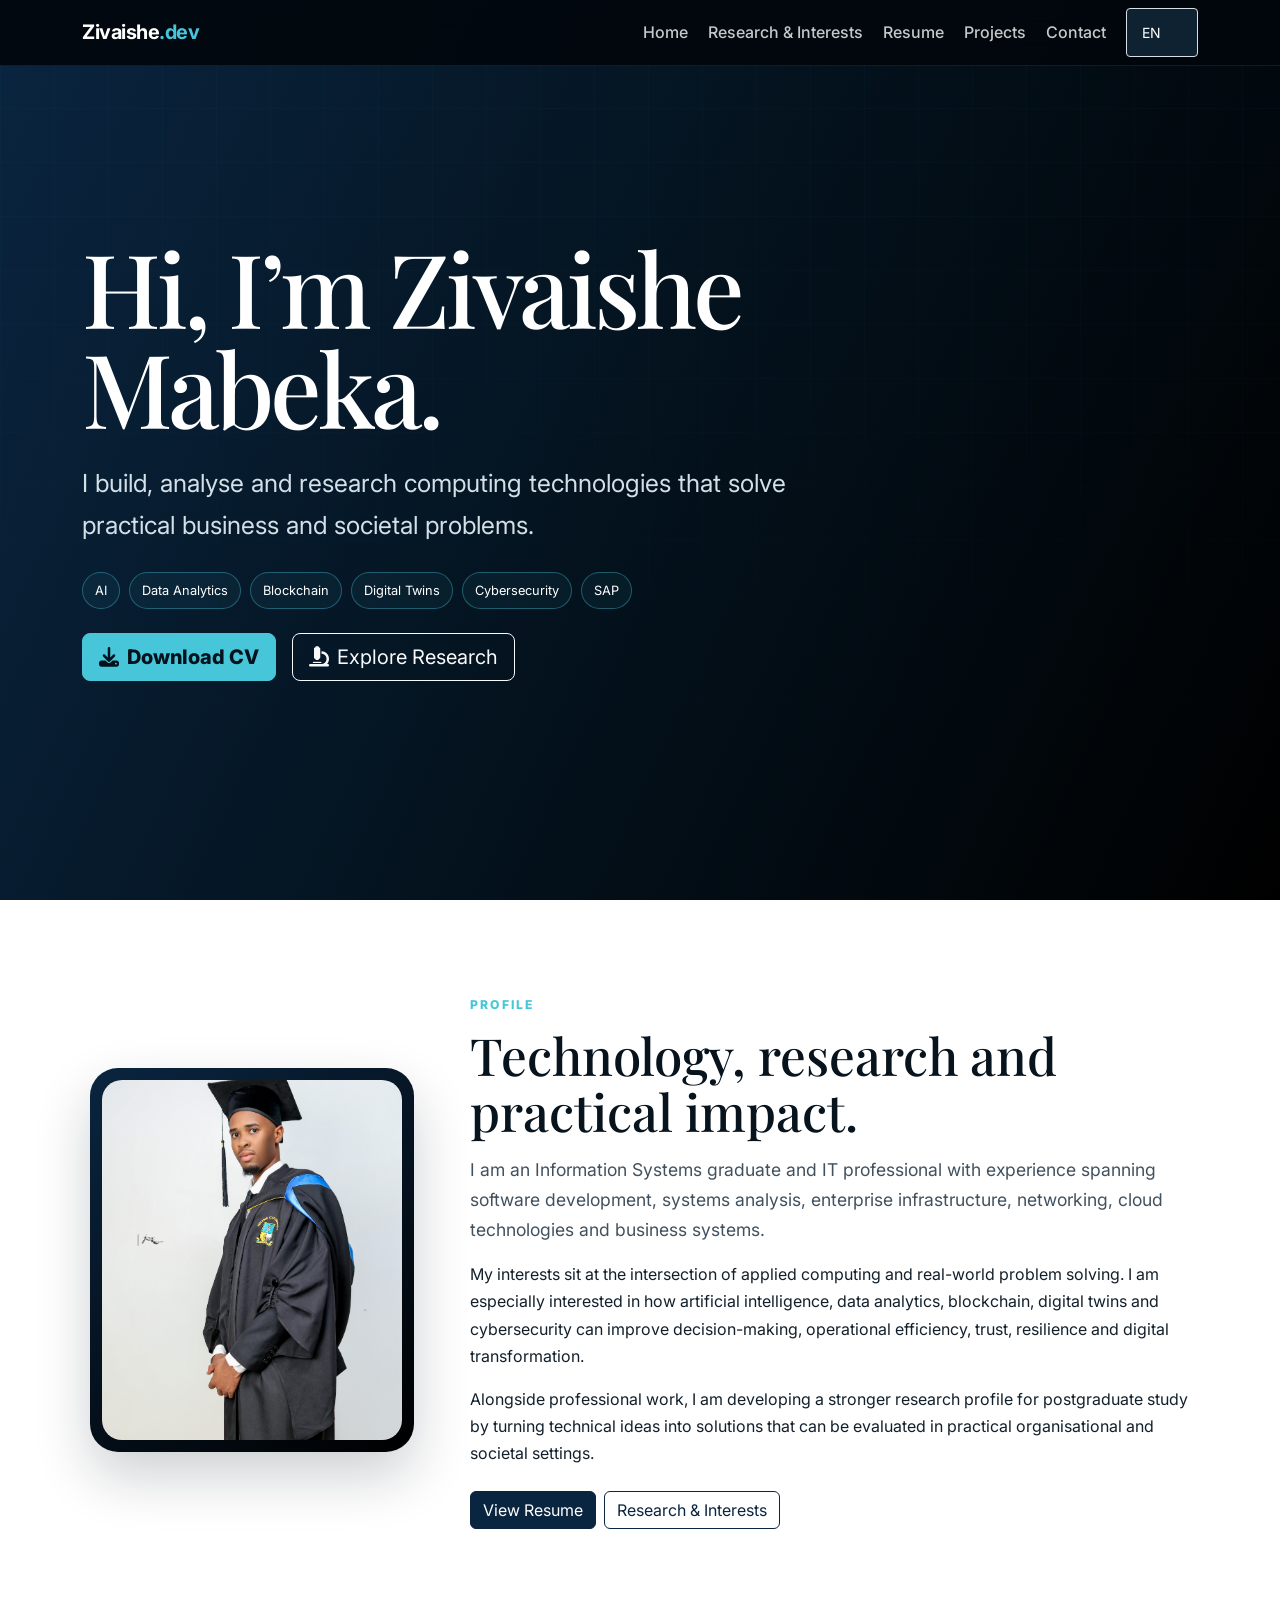
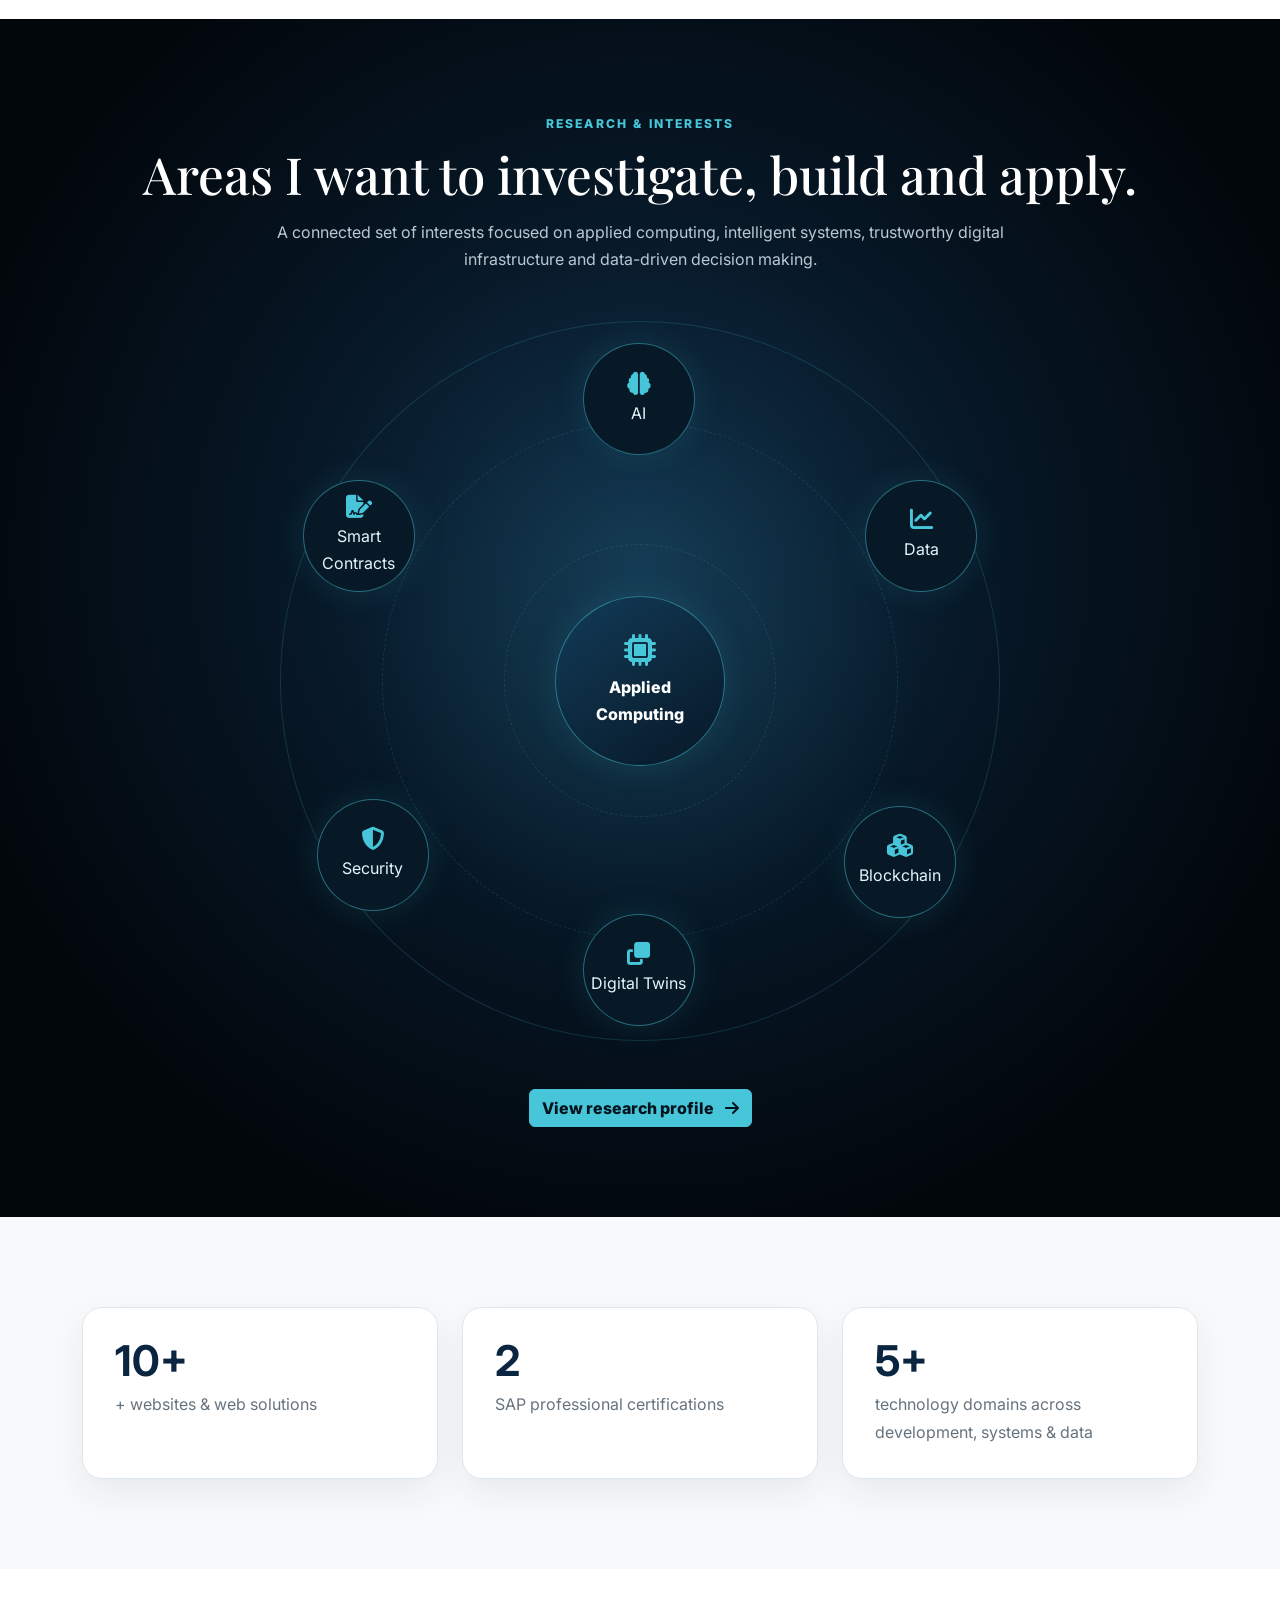
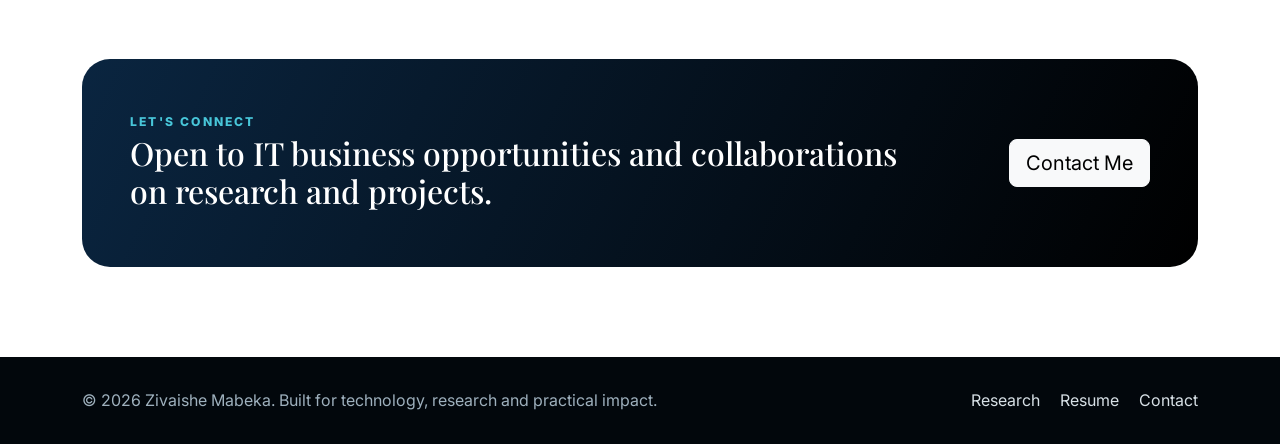
<file: index.html>
<!DOCTYPE html><html lang="en"><head>
  <meta charset="UTF-8"><meta name="viewport" content="width=device-width, initial-scale=1.0">
  <meta name="description" content="Zivaishe Mabeka — IT professional, developer and researcher focused on practical technology solutions.">
  <title>Zivaishe Mabeka | IT & Research Portfolio</title>
  <link rel="preconnect" href="https://fonts.googleapis.com"><link rel="preconnect" href="https://fonts.gstatic.com" crossorigin>
  <link href="https://fonts.googleapis.com/css2?family=Inter:wght@400;500;600;700;800&family=Playfair+Display:wght@700&display=swap" rel="stylesheet">
  <link rel="stylesheet" href="https://cdnjs.cloudflare.com/ajax/libs/font-awesome/6.5.0/css/all.min.css">
  <link href="https://cdn.jsdelivr.net/npm/bootstrap@5.3.2/dist/css/bootstrap.min.css" rel="stylesheet">
  <link rel="stylesheet" href="css/style.css">
</head><body><nav class="navbar navbar-expand-lg navbar-dark fixed-top site-nav">
  <div class="container">
    <a class="navbar-brand fw-bold" href="index.html">Zivaishe<span>.dev</span></a>
    <button class="navbar-toggler" type="button" data-bs-toggle="collapse" data-bs-target="#mainNavbar" aria-controls="mainNavbar" aria-expanded="false" aria-label="Toggle navigation"><span class="navbar-toggler-icon"></span></button>
    <div class="collapse navbar-collapse" id="mainNavbar">
      <ul class="navbar-nav ms-auto align-items-lg-center gap-lg-1">
        <li class="nav-item"><a class="nav-link" data-i18n="nav_home" href="index.html">Home</a></li>
        <li class="nav-item"><a class="nav-link" data-i18n="nav_research" href="research.html">Research & Interests</a></li>
        <li class="nav-item"><a class="nav-link" data-i18n="nav_resume" href="resume.html">Resume</a></li>
        <li class="nav-item"><a class="nav-link" data-i18n="nav_projects" href="projects.html">Projects</a></li>
        <li class="nav-item"><a class="nav-link" data-i18n="nav_contact" href="contact.html">Contact</a></li>
        <li class="nav-item ms-lg-2"><select id="languageSwitcher" class="form-select form-select-sm language-switcher" aria-label="Language"><option value="en">EN</option><option value="de">DE</option><option value="fr">FR</option></select></li>
      </ul>
    </div>
  </div>
</nav>
<header class="hero-section" id="home"><div class="hero-grid"></div><div class="container position-relative"><div class="row align-items-center min-vh-100 py-5"><div class="col-lg-8"><h1 class="hero-title"><span data-i18n="hero_intro">Hi, I’m</span> <span>Zivaishe Mabeka.</span></h1><p class="hero-lead" data-i18n="hero_lead">I build, analyse and research computing technologies that solve practical business and societal problems.</p><div class="hero-tags"><span>AI</span><span>Data Analytics</span><span>Blockchain</span><span>Digital Twins</span><span>Cybersecurity</span><span>SAP</span></div><div class="mt-4 d-flex flex-wrap gap-3"><a class="btn btn-accent btn-lg cv-download-link" href="assets/cv/Zivaishe_Mabeka_CV.pdf" download><i class="fa-solid fa-download me-2"></i><span data-i18n="download_cv">Download CV</span></a><a class="btn btn-outline-light btn-lg" href="research.html"><i class="fa-solid fa-microscope me-2"></i><span data-i18n="explore_research">Explore Research</span></a></div></div></div></div></header>
<main>
<section class="section-pad" id="about"><div class="container"><div class="row g-5 align-items-center"><div class="col-lg-4 text-center"><div class="portrait-frame"><img src="images/profile.JPG" alt="Portrait of Zivaishe Mabeka" class="img-fluid"></div></div><div class="col-lg-8 reveal"><span class="section-kicker" data-i18n="about_kicker">PROFILE</span><h2 class="section-title" data-i18n="about_title">Technology, research and practical impact.</h2><p class="lead-soft" data-i18n="about_text1">I am an Information Systems graduate and IT professional with experience spanning software development, systems analysis, enterprise infrastructure, networking, cloud technologies and business systems.</p><p data-i18n="about_text2">My interests sit at the intersection of applied computing and real-world problem solving. I am especially interested in how artificial intelligence, data analytics, blockchain, digital twins and cybersecurity can improve decision-making, operational efficiency, trust, resilience and digital transformation.</p><p data-i18n="about_text3">Alongside professional work, I am developing a stronger research profile for postgraduate study by turning technical ideas into solutions that can be evaluated in practical organisational and societal settings.</p><div class="d-flex flex-wrap gap-2 mt-4"><a href="resume.html" class="btn btn-navy">View Resume</a><a href="research.html" class="btn btn-outline-navy">Research & Interests</a></div></div></div></div></section>
<section class="section-pad research-preview"><div class="container"><div class="text-center mb-5 reveal"><span class="section-kicker" data-i18n="research_kicker">RESEARCH & INTERESTS</span><h2 class="section-title" data-i18n="research_title">Areas I want to investigate, build and apply.</h2><p class="section-copy mx-auto" data-i18n="research_intro">A connected set of interests focused on applied computing, intelligent systems, trustworthy digital infrastructure and data-driven decision making.</p></div><div class="interest-orbit reveal" aria-label="Research interest network"><div class="orbit-core"><i class="fa-solid fa-microchip"></i><span>Applied<br>Computing</span></div><a href="research.html#ai" class="orbit-node node-1"><i class="fa-solid fa-brain"></i><span>AI</span></a><a href="research.html#data" class="orbit-node node-2"><i class="fa-solid fa-chart-line"></i><span>Data</span></a><a href="research.html#blockchain" class="orbit-node node-3"><i class="fa-solid fa-cubes"></i><span>Blockchain</span></a><a href="research.html#twins" class="orbit-node node-4"><i class="fa-solid fa-clone"></i><span>Digital Twins</span></a><a href="research.html#security" class="orbit-node node-5"><i class="fa-solid fa-shield-halved"></i><span>Security</span></a><a href="research.html#smart-contracts" class="orbit-node node-6"><i class="fa-solid fa-file-signature"></i><span>Smart Contracts</span></a></div><div class="text-center mt-5"><a href="research.html" class="btn btn-accent">View research profile <i class="fa-solid fa-arrow-right ms-2"></i></a></div></div></section>
<section class="section-pad bg-light"><div class="container"><div class="row g-4"><div class="col-md-4"><div class="metric-card reveal"><strong class="counter" data-target="10">0</strong><span>+ websites & web solutions</span></div></div><div class="col-md-4"><div class="metric-card reveal"><strong>2</strong><span>SAP professional certifications</span></div></div><div class="col-md-4"><div class="metric-card reveal"><strong>5+</strong><span>technology domains across development, systems & data</span></div></div></div></div></section>
<section class="section-pad"><div class="container"><div class="cta-panel reveal"><div><span class="section-kicker">LET'S CONNECT</span><h2>Open to IT business opportunities and collaborations on research and projects.</h2></div><a href="contact.html" class="btn btn-light btn-lg">Contact Me</a></div></div></section>
</main><footer class="site-footer"><div class="container d-md-flex justify-content-between align-items-center"><p class="mb-2 mb-md-0">© 2026 Zivaishe Mabeka. Built for technology, research and practical impact.</p><div class="footer-links"><a href="research.html">Research</a><a href="resume.html">Resume</a><a href="contact.html">Contact</a></div></div></footer>
<script src="https://cdn.jsdelivr.net/npm/bootstrap@5.3.2/dist/js/bootstrap.bundle.min.js"></script>
<script src="https://code.jquery.com/jquery-3.7.1.min.js"></script>
<script src="js/translations.js"></script><script src="js/main.js"></script></body></html>
</file>
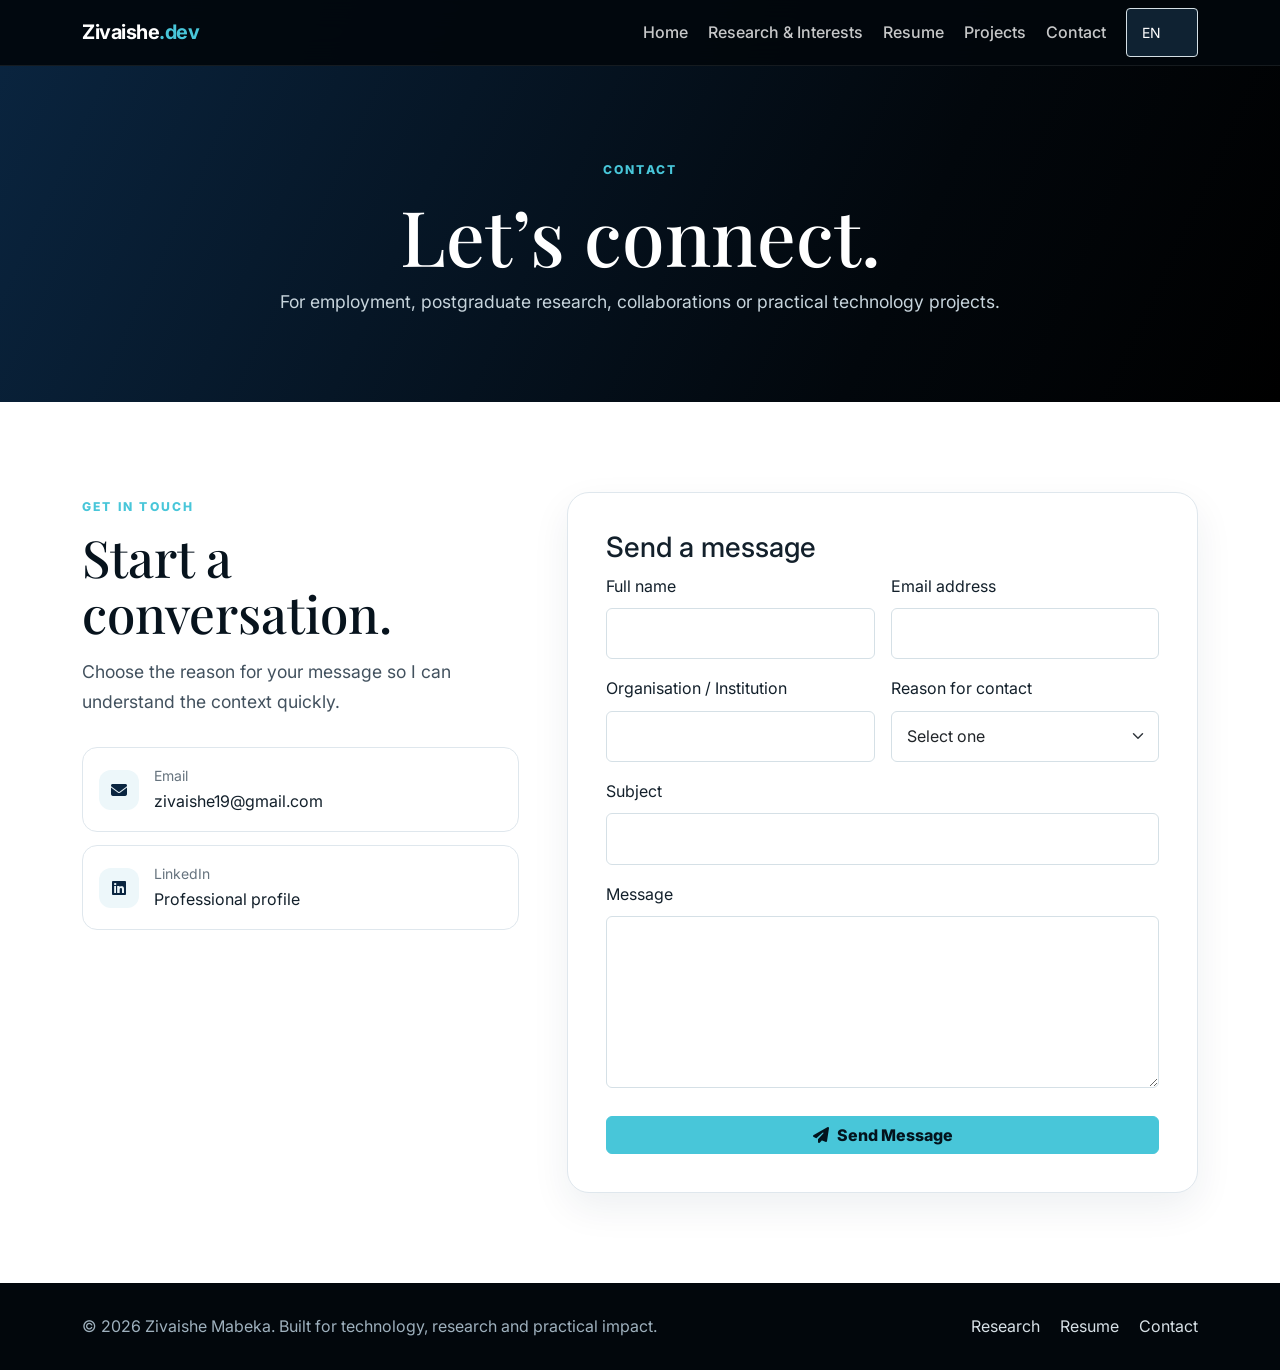
<file: contact.html>
<!DOCTYPE html><html lang="en"><head>
  <meta charset="UTF-8"><meta name="viewport" content="width=device-width, initial-scale=1.0">
  <meta name="description" content="Zivaishe Mabeka — Information Systems professional, applied computing researcher and developer.">
  <title>Zivaishe Mabeka | Contact</title>
  <link rel="preconnect" href="https://fonts.googleapis.com"><link rel="preconnect" href="https://fonts.gstatic.com" crossorigin>
  <link href="https://fonts.googleapis.com/css2?family=Inter:wght@400;500;600;700;800&family=Playfair+Display:wght@700&display=swap" rel="stylesheet">
  <link rel="stylesheet" href="https://cdnjs.cloudflare.com/ajax/libs/font-awesome/6.5.0/css/all.min.css">
  <link href="https://cdn.jsdelivr.net/npm/bootstrap@5.3.2/dist/css/bootstrap.min.css" rel="stylesheet">
  <link rel="stylesheet" href="css/style.css">
</head><body><nav class="navbar navbar-expand-lg navbar-dark fixed-top site-nav">
  <div class="container">
    <a class="navbar-brand fw-bold" href="index.html">Zivaishe<span>.dev</span></a>
    <button class="navbar-toggler" type="button" data-bs-toggle="collapse" data-bs-target="#mainNavbar" aria-controls="mainNavbar" aria-expanded="false" aria-label="Toggle navigation"><span class="navbar-toggler-icon"></span></button>
    <div class="collapse navbar-collapse" id="mainNavbar">
      <ul class="navbar-nav ms-auto align-items-lg-center gap-lg-1">
        <li class="nav-item"><a class="nav-link" data-i18n="nav_home" href="index.html">Home</a></li>
        <li class="nav-item"><a class="nav-link" data-i18n="nav_research" href="research.html">Research & Interests</a></li>
        <li class="nav-item"><a class="nav-link" data-i18n="nav_resume" href="resume.html">Resume</a></li>
        <li class="nav-item"><a class="nav-link" data-i18n="nav_projects" href="projects.html">Projects</a></li>
        <li class="nav-item"><a class="nav-link" data-i18n="nav_contact" href="contact.html">Contact</a></li>
        <li class="nav-item ms-lg-2"><select id="languageSwitcher" class="form-select form-select-sm language-switcher" aria-label="Language"><option value="en">EN</option><option value="de">DE</option><option value="fr">FR</option></select></li>
      </ul>
    </div>
  </div>
</nav><header class="page-header"><div class="container"><span class="eyebrow">CONTACT</span><h1>Let’s connect.</h1><p>For employment, postgraduate research, collaborations or practical technology projects.</p></div></header><main class="section-pad"><div class="container"><div class="row g-5"><div class="col-lg-5"><span class="section-kicker">GET IN TOUCH</span><h2 class="section-title">Start a conversation.</h2><p class="lead-soft">Choose the reason for your message so I can understand the context quickly.</p><div class="contact-stack"><a href="mailto:zivaishe19@gmail.com"><i class="fa-solid fa-envelope"></i><span><small>Email</small>zivaishe19@gmail.com</span></a><a href="https://www.linkedin.com/in/zivaishe-s-mabeka-349288260" target="_blank" rel="noopener"><i class="fa-brands fa-linkedin"></i><span><small>LinkedIn</small>Professional profile</span></a></div></div><div class="col-lg-7"><div class="form-panel"><h3>Send a message</h3><form id="contactForm" action="https://formspree.io/f/xqeddjad" method="POST"><div class="row g-3"><div class="col-md-6"><label class="form-label">Full name</label><input class="form-control" name="name" required></div><div class="col-md-6"><label class="form-label">Email address</label><input class="form-control" type="email" name="email" required></div><div class="col-md-6"><label class="form-label">Organisation / Institution</label><input class="form-control" name="organisation"></div><div class="col-md-6"><label class="form-label">Reason for contact</label><select class="form-select" name="reason" required><option value="">Select one</option><option>Employment Opportunity</option><option>Research / Academic</option><option>Project / Freelance</option><option>Networking</option><option>Other</option></select></div><div class="col-12"><label class="form-label">Subject</label><input class="form-control" name="subject" required></div><div class="col-12"><label class="form-label">Message</label><textarea class="form-control" name="message" rows="6" required></textarea></div><div class="col-12"><div id="formStatus" class="form-status" aria-live="polite"></div><button class="btn btn-accent w-100" type="submit"><i class="fa-solid fa-paper-plane me-2"></i>Send Message</button></div></div></form></div></div></div></div></main><footer class="site-footer"><div class="container d-md-flex justify-content-between align-items-center"><p class="mb-2 mb-md-0">© 2026 Zivaishe Mabeka. Built for technology, research and practical impact.</p><div class="footer-links"><a href="research.html">Research</a><a href="resume.html">Resume</a><a href="contact.html">Contact</a></div></div></footer>
<script src="https://cdn.jsdelivr.net/npm/bootstrap@5.3.2/dist/js/bootstrap.bundle.min.js"></script>
<script src="https://code.jquery.com/jquery-3.7.1.min.js"></script>
<script src="js/translations.js"></script><script src="js/main.js"></script></body></html>
</file>
<file: css/style.css>
:root{--navy:#0a2540;--navy2:#071827;--black:#02070c;--ink:#13202b;--muted:#66737e;--accent:#48c6d9;--line:#dfe7ed;--soft:#f5f8fa;--white:#fff}*{box-sizing:border-box}html{scroll-behavior:smooth}body{font-family:Inter,sans-serif;color:var(--ink);background:#fff;line-height:1.7}.site-nav{background:rgba(2,7,12,.93);backdrop-filter:blur(14px);border-bottom:1px solid rgba(255,255,255,.08)}.navbar-brand{color:#fff!important;letter-spacing:-.5px}.navbar-brand span{color:var(--accent)}.nav-link{color:rgba(255,255,255,.78)!important;font-weight:500}.nav-link:hover,.nav-link.active{color:#fff!important}.language-switcher{width:72px;background:#0f2232;color:#fff;border-color:#33495a}.hero-section{position:relative;overflow:hidden;background:linear-gradient(115deg,#0a2540 0%,#04131f 48%,#000 100%);color:#fff}.hero-grid{position:absolute;inset:0;opacity:.16;background-image:linear-gradient(rgba(72,198,217,.18) 1px,transparent 1px),linear-gradient(90deg,rgba(72,198,217,.18) 1px,transparent 1px);background-size:54px 54px;mask-image:linear-gradient(to bottom,black,transparent)}.eyebrow,.section-kicker{font-size:.76rem;letter-spacing:.18em;font-weight:800;color:var(--accent)}.hero-title{font-family:"Playfair Display",serif;font-size:clamp(3rem,8vw,6.4rem);line-height:.98;letter-spacing:-.04em;margin:18px 0 25px}.hero-title span:last-child{color:#fff}.hero-lead{font-size:clamp(1.15rem,2.4vw,1.55rem);max-width:790px;color:#d4e0e8}.hero-tags{display:flex;gap:9px;flex-wrap:wrap;margin-top:25px}.hero-tags span,.topic-tags span,.skill-cloud span{border:1px solid rgba(72,198,217,.38);padding:7px 12px;border-radius:999px;font-size:.8rem;background:rgba(72,198,217,.06)}.btn-accent{background:var(--accent);border-color:var(--accent);color:#03131d;font-weight:800}.btn-accent:hover{background:#8de0eb;border-color:#8de0eb;color:#03131d}.btn-navy{background:var(--navy);border-color:var(--navy);color:#fff}.btn-navy:hover{background:#061827;color:#fff}.btn-outline-navy{border:1px solid var(--navy);color:var(--navy)}.btn-outline-navy:hover{background:var(--navy);color:#fff}.section-pad{padding:90px 0}.section-title{font-family:"Playfair Display",serif;font-size:clamp(2.15rem,4vw,3.4rem);line-height:1.1;color:#07131d;margin:.6rem 0 1rem}.section-copy{max-width:760px;color:var(--muted)}.lead-soft{font-size:1.1rem;color:#42515e}.portrait-frame{display:inline-block;padding:12px;background:linear-gradient(145deg,var(--navy),#000);border-radius:28px;box-shadow:0 24px 55px rgba(2,20,32,.2)}.portrait-frame img{width:300px;height:360px;object-fit:cover;border-radius:20px}.research-preview{background:radial-gradient(circle at 50% 45%,#12354e 0,#071827 37%,#02070c 76%);color:#fff;overflow:hidden}.research-preview .section-title{color:#fff}.research-preview .section-copy{color:#b9c9d4}.interest-orbit{position:relative;width:min(720px,92vw);aspect-ratio:1/1;margin:0 auto;border:1px solid rgba(72,198,217,.18);border-radius:50%;background:radial-gradient(circle,rgba(72,198,217,.08),transparent 58%)}.interest-orbit:before,.interest-orbit:after{content:"";position:absolute;border:1px dashed rgba(72,198,217,.16);border-radius:50%;inset:14%}.interest-orbit:after{inset:31%}.orbit-core,.orbit-node{position:absolute;display:flex;flex-direction:column;align-items:center;justify-content:center;text-decoration:none;text-align:center;border-radius:50%;box-shadow:0 0 35px rgba(72,198,217,.12)}.orbit-core{width:170px;height:170px;left:50%;top:50%;transform:translate(-50%,-50%);background:linear-gradient(145deg,#123b57,#071827);border:1px solid rgba(72,198,217,.5);color:#fff;font-weight:800;z-index:2}.orbit-core i{font-size:2rem;color:var(--accent);margin-bottom:8px}.orbit-node{width:112px;height:112px;background:#071827;border:1px solid rgba(72,198,217,.48);color:#dff7fa;animation:float 4s ease-in-out infinite}.orbit-node i{font-size:1.45rem;color:var(--accent);margin-bottom:5px}.orbit-node:hover{background:#0d3047;color:#fff;transform:scale(1.06)}.node-1{top:3%;left:42%}.node-2{top:22%;right:3%;animation-delay:.6s}.node-3{bottom:17%;right:6%;animation-delay:1.2s}.node-4{bottom:2%;left:42%;animation-delay:1.8s}.node-5{bottom:18%;left:5%;animation-delay:2.4s}.node-6{top:22%;left:3%;animation-delay:3s}@keyframes float{0%,100%{translate:0 0}50%{translate:0 -9px}}.metric-card{padding:32px;border:1px solid var(--line);border-radius:20px;background:#fff;height:100%;box-shadow:0 14px 35px rgba(10,37,64,.07)}.metric-card strong{display:block;font-size:2.65rem;color:var(--navy);line-height:1}.metric-card span{display:block;margin-top:9px;color:var(--muted)}.cta-panel{display:flex;justify-content:space-between;gap:30px;align-items:center;background:linear-gradient(115deg,var(--navy),#000);padding:48px;border-radius:28px;color:#fff}.cta-panel h2{font-family:"Playfair Display",serif;max-width:800px}.page-header{padding:155px 0 85px;text-align:center;background:linear-gradient(115deg,#0a2540,#02070c 70%,#000);color:#fff}.page-header h1{font-family:"Playfair Display",serif;font-size:clamp(3rem,6vw,5rem);margin:.4rem 0}.page-header p{max-width:800px;margin:auto;color:#c7d4dc;font-size:1.1rem}.interest-card,.project-card,.paper-card,.form-panel,.admin-card{border:1px solid var(--line);border-radius:22px;background:#fff;padding:30px;box-shadow:0 15px 38px rgba(10,37,64,.07)}.interest-card,.project-card{transition:.3s ease}.interest-card:hover,.project-card:hover{transform:translateY(-7px);box-shadow:0 22px 50px rgba(10,37,64,.13)}.interest-icon,.project-icon{width:54px;height:54px;display:grid;place-items:center;border-radius:15px;background:var(--navy);color:var(--accent);font-size:1.35rem;margin-bottom:22px}.interest-card h3,.project-card h3,.paper-card h3{font-weight:800;color:#07131d}.topic-tags{display:flex;flex-wrap:wrap;gap:7px}.topic-tags span{background:#eef5f8;color:#274354;border-color:#d4e5eb}.paper-card{padding:36px}.featured-paper{border-left:5px solid var(--accent)}.paper-meta,.project-type{font-size:.72rem;letter-spacing:.13em;font-weight:800;color:#527083;margin-bottom:9px}.resume-sheet{max-width:1060px}.resume-section{margin-bottom:54px}.resume-section>h2{font-family:"Playfair Display",serif;border-bottom:1px solid var(--line);padding-bottom:12px;margin-bottom:28px}.resume-section>h2 i{font-size:1.2rem;color:var(--navy);margin-right:8px}.timeline-item{position:relative;padding-left:32px;margin-bottom:36px;border-left:2px solid #d8e4ea}.timeline-item:before{content:"";width:12px;height:12px;border-radius:50%;background:var(--accent);position:absolute;left:-7px;top:7px;box-shadow:0 0 0 5px #edf8fa}.timeline-date{font-size:.78rem;color:#65808f;font-weight:800;letter-spacing:.06em}.timeline-item h3{font-size:1.17rem;font-weight:800;margin:3px 0}.timeline-item h4{font-size:.95rem;color:#57707e;font-weight:600}.resume-line{display:flex;justify-content:space-between;gap:25px;padding:16px 0;border-bottom:1px solid #edf1f3}.cert-grid{display:grid;grid-template-columns:1fr 1fr;gap:12px}.cert-grid>div{padding:17px;border-radius:12px;background:#f4f8fa}.skill-cloud{display:flex;flex-wrap:wrap;gap:8px}.skill-cloud span{background:#f2f7f9;color:#173349;border-color:#d6e3e9}.contact-stack{display:grid;gap:13px;margin-top:30px}.contact-stack a{display:flex;align-items:center;gap:15px;text-decoration:none;color:var(--ink);padding:16px;border:1px solid var(--line);border-radius:15px}.contact-stack i{width:40px;height:40px;display:grid;place-items:center;background:#edf7fa;color:var(--navy);border-radius:12px}.contact-stack small{display:block;color:var(--muted)}.form-panel{padding:38px}.form-control,.form-select{padding:.8rem .95rem;border-color:#d5e0e6}.form-control:focus,.form-select:focus{border-color:#4aa9ba;box-shadow:0 0 0 .25rem rgba(72,198,217,.15)}.form-status{margin-top:12px;font-size:.9rem}.site-footer{background:#02070c;color:#9eb0bd;padding:30px 0}.footer-links{display:flex;gap:20px}.footer-links a{color:#d7e0e6;text-decoration:none}.reveal{opacity:0;transform:translateY(24px);transition:opacity .7s ease,transform .7s ease}.reveal.visible{opacity:1;transform:none}.admin-body{background:#eef3f6}.admin-shell{min-height:100vh;display:grid;grid-template-columns:260px 1fr}.admin-side{position:sticky;top:0;height:100vh;background:linear-gradient(180deg,var(--navy),#02070c);padding:30px 20px;color:#fff;display:flex;flex-direction:column}.admin-side p{color:#91a9b8;font-size:.85rem}.admin-side nav{display:grid;gap:8px;margin-top:25px}.admin-nav{border:0;background:transparent;color:#afc2ce;text-align:left;padding:12px 14px;border-radius:10px}.admin-nav i{width:24px}.admin-nav:hover,.admin-nav.active{background:rgba(72,198,217,.13);color:#fff}.admin-main{padding:40px;max-width:1280px;width:100%}.admin-login{max-width:480px;margin:9vh auto;background:#fff;padding:42px;border-radius:24px;box-shadow:0 22px 60px rgba(10,37,64,.12)}.admin-top{display:flex;align-items:center;justify-content:space-between;margin-bottom:35px}.admin-panel{display:none}.admin-panel.active{display:block}.admin-stat{background:#fff;border:1px solid var(--line);padding:28px;border-radius:18px;height:100%}.admin-stat i{font-size:1.5rem;color:var(--navy);display:block;margin-bottom:15px}.admin-stat strong{display:block;font-size:1.15rem}.admin-stat span{color:var(--muted)}.admin-list-item{display:flex;justify-content:space-between;gap:20px;padding:13px 0;border-bottom:1px solid var(--line)}@media(max-width:991px){.section-pad{padding:70px 0}.interest-orbit{transform:scale(.92)}.admin-shell{grid-template-columns:1fr}.admin-side{height:auto;position:relative}.admin-side nav{grid-template-columns:repeat(4,1fr)}.admin-main{padding:25px}}@media(max-width:767px){.hero-title{font-size:3.3rem}.portrait-frame img{width:260px;height:310px}.interest-orbit{aspect-ratio:auto;width:100%;display:grid;grid-template-columns:1fr 1fr;gap:14px;border:0;background:none}.interest-orbit:before,.interest-orbit:after{display:none}.orbit-core,.orbit-node{position:static!important;transform:none!important;width:auto;height:120px;border-radius:18px;animation:none}.orbit-core{grid-column:1/-1}.cta-panel{display:block;padding:34px}.cta-panel .btn{margin-top:20px}.resume-line{display:block}.resume-line span{display:block;margin-top:4px;color:var(--muted)}.cert-grid{grid-template-columns:1fr}.admin-side nav{grid-template-columns:1fr 1fr}.admin-top{display:block}.admin-top .btn{margin-top:12px}}@media print{.site-nav,.site-footer,.page-header .btn,.cta-panel{display:none!important}.page-header{background:#fff!important;color:#000!important;padding:20px 0}.page-header p{color:#333}.section-pad{padding:20px 0}.resume-section{break-inside:avoid}.resume-sheet{max-width:none}.metric-card{box-shadow:none}}@media(prefers-reduced-motion:reduce){*{animation:none!important;scroll-behavior:auto!important;transition:none!important}.reveal{opacity:1;transform:none}}
</file>
